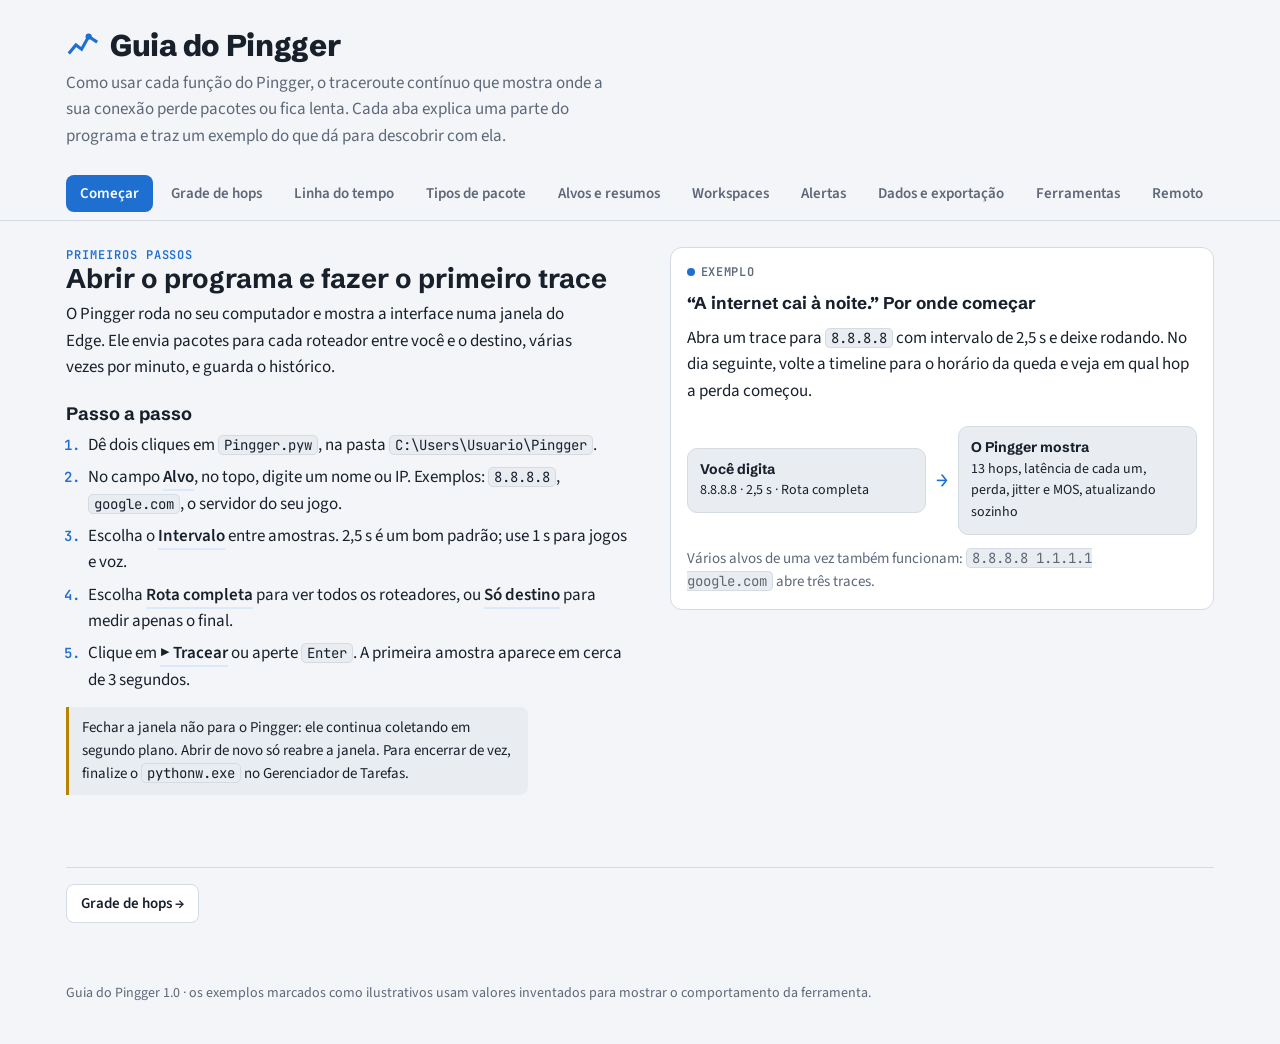
<file: docs/Guia-do-Pingger.html>
<!doctype html>
<html lang="pt-BR">
<head>
<meta charset="utf-8">
<meta name="viewport" content="width=device-width, initial-scale=1, viewport-fit=cover">
<title>Guia do Pingger</title>
<meta name="claude:viewport-fit-sides" content="cover">
<link rel="preconnect" href="https://fonts.googleapis.com">
<link rel="stylesheet" href="https://fonts.googleapis.com/css2?family=Schibsted+Grotesk:wght@500;700;800&family=Source+Sans+3:ital,wght@0,400;0,600;1,400&family=JetBrains+Mono:wght@400;600&display=swap">
<style>
/* Layout: cabeçalho compacto + barra de abas rolável; cada aba é um painel em duas colunas (explicação | exemplo). */
:root {
  --bg: #f3f5f8; --surface: #ffffff; --sunken: #e9edf2; --fg: #18202b; --muted: #5d6878; --line: #d5dbe3;
  --accent: #1f6fd1; --accent-soft: #dce9fa; --on-accent: #ffffff;
  --good: #1e9a52; --warn: #b88400; --bad: #cf3434; --route: #7d47c9;
  --font-display: "Schibsted Grotesk", "Segoe UI", system-ui, sans-serif;
  --font-body: "Source Sans 3", "Segoe UI", system-ui, sans-serif;
  --font-mono: "JetBrains Mono", Consolas, "Courier New", monospace;
  color-scheme: light;
}
@media (prefers-color-scheme: dark) {
  :root:not([data-theme="light"]) {
    --bg: #12161c; --surface: #1a2029; --sunken: #232a35; --fg: #e4e9f0; --muted: #96a1b2; --line: #2f3845;
    --accent: #5ea2f2; --accent-soft: #1f3550; --on-accent: #0d1420;
    --good: #43c47b; --warn: #e6b73c; --bad: #f06464; --route: #b48af0; color-scheme: dark;
  }
}
:root[data-theme="dark"] {
  --bg: #12161c; --surface: #1a2029; --sunken: #232a35; --fg: #e4e9f0; --muted: #96a1b2; --line: #2f3845;
  --accent: #5ea2f2; --accent-soft: #1f3550; --on-accent: #0d1420;
  --good: #43c47b; --warn: #e6b73c; --bad: #f06464; --route: #b48af0; color-scheme: dark;
}
* { box-sizing: border-box; } [hidden] { display: none !important; }
body { background: var(--bg); color: var(--fg); font: 17px/1.55 var(--font-body); margin: 0; }
.wrap { max-width: 1180px; margin: 0 auto; padding-left: max(16px, env(safe-area-inset-left, 0px)); padding-right: max(16px, env(safe-area-inset-right, 0px)); }
header.top { padding-block: 28px 18px; }
.brand { display: flex; align-items: center; gap: 10px; font: 800 30px/1.1 var(--font-display); letter-spacing: -.01em; }
.brand svg { width: 34px; height: 34px; flex: none; }
.lede { color: var(--muted); max-width: 68ch; margin: 8px 0 0; text-wrap: pretty; }

nav.tabs { position: sticky; top: env(safe-area-inset-top, 0px); z-index: 5; background: var(--bg); border-bottom: 1px solid var(--line); }
body::before { content: ""; position: fixed; inset: 0 0 auto; height: env(safe-area-inset-top, 0px); z-index: 10; background: var(--bg); }
.tablist { display: flex; gap: 4px; overflow-x: auto; scrollbar-width: thin; padding-block: 8px; }
.tablist button { font: 600 15px var(--font-body); color: var(--muted); background: transparent; border: 1px solid transparent; border-radius: 8px; padding: 7px 13px; cursor: pointer; white-space: nowrap; }
.tablist button:hover { color: var(--fg); background: var(--sunken); }
.tablist button[aria-selected="true"] { color: var(--on-accent); background: var(--accent); }
.tablist button:focus-visible, button:focus-visible, input:focus-visible { outline: 2px solid var(--accent); outline-offset: 2px; }

main { padding-block: 26px 60px; }
section.panel { display: grid; grid-template-columns: minmax(0, 1.05fr) minmax(0, 1fr); gap: 32px; align-items: start; }
section.panel > * { min-width: 0; }
h2 { font: 700 27px/1.2 var(--font-display); margin: 0 0 6px; text-wrap: balance; }
h3 { font: 700 18px/1.3 var(--font-display); margin: 22px 0 6px; }
.eyebrow { font: 600 12px var(--font-mono); text-transform: uppercase; letter-spacing: .08em; color: var(--accent); }
p { margin: 0 0 10px; max-width: 66ch; }
ol.steps { margin: 0; padding-left: 22px; display: grid; gap: 6px; }
ol.steps li::marker { font: 600 14px var(--font-mono); color: var(--accent); }
ul.plain { margin: 0; padding-left: 20px; display: grid; gap: 4px; }
kbd, code { font: 14px var(--font-mono); background: var(--sunken); border: 1px solid var(--line); border-radius: 5px; padding: 0 5px; }
.ui { font-weight: 600; color: var(--fg); border-bottom: 2px solid var(--accent-soft); }
.note { border-left: 3px solid var(--warn); background: var(--sunken); padding: 9px 13px; border-radius: 0 8px 8px 0; font-size: 15px; margin-top: 14px; }

.example { background: var(--surface); border: 1px solid var(--line); border-radius: 12px; padding: 16px; display: grid; gap: 12px; }
.example .tag { display: inline-flex; align-items: center; gap: 6px; font: 600 12px var(--font-mono); text-transform: uppercase; letter-spacing: .06em; color: var(--muted); }
.example .tag::before { content: ""; width: 8px; height: 8px; border-radius: 50%; background: var(--accent); }
.example h4 { font: 700 17px var(--font-display); margin: 0; }
.scroll { overflow-x: auto; }
table.hops { border-collapse: collapse; width: 100%; font: 13px var(--font-mono); font-variant-numeric: tabular-nums; }
table.hops th { font-weight: 600; color: var(--muted); text-align: right; padding: 4px 7px; border-bottom: 1px solid var(--line); white-space: nowrap; }
table.hops td { text-align: right; padding: 4px 7px; border-bottom: 1px solid var(--line); white-space: nowrap; }
table.hops .l { text-align: left; }
table.hops tbody tr { cursor: pointer; }
table.hops tbody tr:hover td, table.hops tbody tr.sel td { background: var(--accent-soft); }
.lossbad { color: var(--bad); font-weight: 600; }
.lat-good { color: var(--good); } .lat-warn { color: var(--warn); } .lat-bad { color: var(--bad); }
.explain { font-size: 15px; background: var(--sunken); border-radius: 8px; padding: 10px 12px; min-height: 64px; }
canvas.tl { width: 100%; height: 150px; display: block; border-radius: 8px; background: var(--sunken); }
pre.code { margin: 0; font: 12.5px/1.5 var(--font-mono); background: var(--sunken); border-radius: 8px; padding: 10px 12px; overflow-x: auto; white-space: pre; }
.kv { display: grid; grid-template-columns: max-content 1fr; gap: 4px 14px; font-size: 15px; }
.kv dt { color: var(--muted); } .kv dd { margin: 0; }
.chips { display: flex; flex-wrap: wrap; gap: 6px; }
.chip { font: 600 12px var(--font-mono); padding: 3px 9px; border-radius: 99px; border: 1px solid var(--line); background: var(--sunken); }
.chip.on { border-color: var(--bad); color: var(--bad); }
.chip.ok { border-color: var(--good); color: var(--good); }
.flow { display: grid; grid-template-columns: 1fr auto 1fr; gap: 10px; align-items: center; }
.flow .box { border: 1px solid var(--line); border-radius: 10px; padding: 10px 12px; background: var(--sunken); font-size: 14px; }
.flow .box b { display: block; font-family: var(--font-display); }
.flow .arrow { font: 700 20px var(--font-mono); color: var(--accent); }
.calc { display: grid; gap: 10px; }
.calc label { display: grid; grid-template-columns: 120px 1fr 74px; gap: 10px; align-items: center; font-size: 15px; }
.calc output { font: 600 14px var(--font-mono); text-align: right; }
.calc input[type=range] { width: 100%; accent-color: var(--accent); }
.mos { display: flex; align-items: baseline; gap: 12px; flex-wrap: wrap; }
.mos .big { font: 800 44px/1 var(--font-display); font-variant-numeric: tabular-nums; }
.mos .verdict { font-weight: 600; }
.bar { height: 10px; border-radius: 99px; background: linear-gradient(90deg, var(--bad), var(--warn) 50%, var(--good)); position: relative; }
.bar i { position: absolute; top: -4px; width: 4px; height: 18px; border-radius: 2px; background: var(--fg); transform: translateX(-2px); transition: left .2s; }
.scale-labels { position: relative; height: 16px; margin-top: 4px; font: 11px var(--font-mono); color: var(--muted); }
.scale-labels span { position: absolute; transform: translateX(-50%); }
.scale-labels span:first-child { transform: none; } .scale-labels span:last-child { transform: translateX(-100%); }
.pager { display: flex; justify-content: space-between; gap: 12px; margin-top: 30px; padding-top: 16px; border-top: 1px solid var(--line); grid-column: 1 / -1; }
.pager button { font: 600 15px var(--font-body); background: var(--surface); color: var(--fg); border: 1px solid var(--line); border-radius: 8px; padding: 8px 14px; cursor: pointer; }
.pager button:hover { border-color: var(--accent); }
.pager button[hidden] { display: none !important; }
footer { color: var(--muted); font-size: 14px; padding-block: 0 40px; }

@media (max-width: 860px) {
  section.panel { grid-template-columns: 1fr; gap: 20px; }
  .calc label { grid-template-columns: 1fr 64px; }
  .calc label span:first-child { grid-column: 1 / -1; }
  .flow { grid-template-columns: 1fr; } .flow .arrow { transform: rotate(90deg); justify-self: center; }
}
@media (prefers-reduced-motion: reduce) { .bar i { transition: none; } }
</style>

<header class="top">
  <div class="wrap">
    <div class="brand">
      <svg viewBox="0 0 24 24" fill="none" stroke-width="2.2" aria-hidden="true"><path d="M2 18 L7 12 L11 15 L16 6 L22 10" stroke="var(--accent)"/><circle cx="16" cy="6" r="2.2" fill="var(--accent)" stroke="none"/></svg>
      Guia do Pingger
    </div>
    <p class="lede">Como usar cada função do Pingger, o traceroute contínuo que mostra onde a sua conexão perde pacotes ou fica lenta. Cada aba explica uma parte do programa e traz um exemplo do que dá para descobrir com ela.</p>
  </div>
</header>

<nav class="tabs" aria-label="Seções do guia">
  <div class="wrap"><div class="tablist" role="tablist" id="tablist"></div></div>
</nav>

<main class="wrap" id="panels">

<!-- ================================================================ COMEÇAR -->
<section class="panel" id="comecar" data-label="Começar" role="tabpanel">
  <div>
    <div class="eyebrow">Primeiros passos</div>
    <h2>Abrir o programa e fazer o primeiro trace</h2>
    <p>O Pingger roda no seu computador e mostra a interface numa janela do Edge. Ele envia pacotes para cada roteador entre você e o destino, várias vezes por minuto, e guarda o histórico.</p>
    <h3>Passo a passo</h3>
    <ol class="steps">
      <li>Dê dois cliques em <code>Pingger.pyw</code>, na pasta <code>C:\Users\Usuario\Pingger</code>.</li>
      <li>No campo <span class="ui">Alvo</span>, no topo, digite um nome ou IP. Exemplos: <code>8.8.8.8</code>, <code>google.com</code>, o servidor do seu jogo.</li>
      <li>Escolha o <span class="ui">Intervalo</span> entre amostras. 2,5 s é um bom padrão; use 1 s para jogos e voz.</li>
      <li>Escolha <span class="ui">Rota completa</span> para ver todos os roteadores, ou <span class="ui">Só destino</span> para medir apenas o final.</li>
      <li>Clique em <span class="ui">▶ Tracear</span> ou aperte <kbd>Enter</kbd>. A primeira amostra aparece em cerca de 3 segundos.</li>
    </ol>
    <p class="note">Fechar a janela não para o Pingger: ele continua coletando em segundo plano. Abrir de novo só reabre a janela. Para encerrar de vez, finalize o <code>pythonw.exe</code> no Gerenciador de Tarefas.</p>
  </div>
  <div class="example">
    <span class="tag">Exemplo</span>
    <h4>“A internet cai à noite.” Por onde começar</h4>
    <p>Abra um trace para <code>8.8.8.8</code> com intervalo de 2,5 s e deixe rodando. No dia seguinte, volte a timeline para o horário da queda e veja em qual hop a perda começou.</p>
    <div class="flow">
      <div class="box"><b>Você digita</b>8.8.8.8 · 2,5 s · Rota completa</div>
      <div class="arrow">→</div>
      <div class="box"><b>O Pingger mostra</b>13 hops, latência de cada um, perda, jitter e MOS, atualizando sozinho</div>
    </div>
    <p style="margin:0;font-size:15px;color:var(--muted)">Vários alvos de uma vez também funcionam: <code>8.8.8.8 1.1.1.1 google.com</code> abre três traces.</p>
  </div>
</section>

<!-- ================================================================ GRADE -->
<section class="panel" id="grade" data-label="Grade de hops" role="tabpanel" hidden>
  <div>
    <div class="eyebrow">Tela principal</div>
    <h2>Ler a grade de hops</h2>
    <p>Cada linha é um roteador no caminho até o destino, na ordem em que o pacote passa por eles. A última linha é o destino.</p>
    <dl class="kv">
      <dt>Hop</dt><dd>Posição do roteador no caminho (1 = o seu roteador)</dd>
      <dt>Cont.</dt><dd>Quantas amostras entram na estatística</dd>
      <dt>IP / Nome</dt><dd>Endereço e nome (DNS reverso) do roteador</dd>
      <dt>Média, Mín, Atual, Máx</dt><dd>Tempo de ida e volta, em milissegundos</dd>
      <dt>Perda %</dt><dd>Amostras sem resposta. Fica vermelho acima de zero</dd>
      <dt>Jitter</dt><dd>Quanto a latência varia de uma amostra para a outra</dd>
      <dt>MOS</dt><dd>Nota de qualidade para voz, de 1 a 4,5</dd>
    </dl>
    <h3>O gráfico à direita</h3>
    <ul class="plain">
      <li>A <b>bolinha</b> é a média, colorida por faixa: verde, amarela a partir de 100 ms, vermelha a partir de 200 ms.</li>
      <li>A <b>barra cinza</b> vai do mínimo ao máximo. O <b>tracinho</b> é o valor atual.</li>
      <li>A <b>linha vermelha</b> embaixo do hop mostra a perda.</li>
    </ul>
    <h3>Ações na grade</h3>
    <ul class="plain">
      <li><b>Clique</b> numa linha para fixar a timeline daquele hop.</li>
      <li><b>Botão direito</b> abre o menu do hop: copiar IP ou nome, whois, DNS, tracear só esse hop, abrir um alvo novo com esse IP e criar um alerta para ele.</li>
      <li><span class="ui">Escala</span> fixa o eixo em ms quando uma linha ruim deixa o gráfico ilegível.</li>
    </ul>
  </div>
  <div class="example">
    <span class="tag">Exemplo · clique nas linhas</span>
    <h4>Trace real até 8.8.8.8 (recorte)</h4>
    <div class="scroll">
      <table class="hops" id="demoHops">
        <thead><tr><th>Hop</th><th class="l">IP</th><th>Média</th><th>Máx</th><th>Perda %</th><th>Jitter</th><th>MOS</th></tr></thead>
        <tbody></tbody>
      </table>
    </div>
    <div class="explain" id="hopExplain" aria-live="polite">Clique numa linha para ver como interpretá-la.</div>
  </div>
</section>

<!-- ================================================================ TIMELINE -->
<section class="panel" id="timeline" data-label="Linha do tempo" role="tabpanel" hidden>
  <div>
    <div class="eyebrow">Histórico</div>
    <h2>Navegar no tempo e focar um período</h2>
    <p>Abaixo da grade fica a linha do tempo do destino. Cada barra vertical é um trecho de tempo: a altura é a latência média e a faixa clara atrás vai do mínimo ao máximo. Perda aparece como barra vermelha descendo do topo.</p>
    <h3>Controles</h3>
    <ul class="plain">
      <li><span class="ui">Período</span>: de 1 minuto a 7 dias visíveis na tela.</li>
      <li><span class="ui">◀ ▶</span> voltam e avançam meio período. <span class="ui">Agora</span> volta para o ao vivo.</li>
      <li><b>Roda do mouse</b> sobre o gráfico muda o período. <kbd>Shift</kbd> + roda anda no tempo.</li>
      <li><b>Arraste</b> sobre o gráfico para focar um trecho: a grade passa a mostrar só as estatísticas desse trecho. <b>Duplo-clique</b> desfaz o foco.</li>
      <li><span class="ui">Jitter</span> liga um gráfico extra de variação, com uma linha-alvo tracejada.</li>
      <li><span class="ui">Mudanças de rota</span> marca com linha roxa tracejada os momentos em que a rota mudou.</li>
    </ul>
    <p class="note">O selo ao lado dos controles diz o que a grade está mostrando: <b>Ao vivo</b>, <b>Foco</b> (trecho selecionado) ou <b>Histórico</b> (você voltou no tempo).</p>
  </div>
  <div class="example">
    <span class="tag">Exemplo · arraste sobre o gráfico</span>
    <h4>Pico de perda às 21h, com mudança de rota</h4>
    <canvas class="tl" id="demoTl" aria-label="Linha do tempo de exemplo com pico de perda e uma mudança de rota"></canvas>
    <div class="explain" id="tlExplain" aria-live="polite">Dados de exemplo. Arraste sobre o gráfico para focar um trecho e ver as estatísticas dele.</div>
  </div>
</section>

<!-- ================================================================ PACOTES -->
<section class="panel" id="pacotes" data-label="Tipos de pacote" role="tabpanel" hidden>
  <div>
    <div class="eyebrow">Opções do alvo</div>
    <h2>ICMP, TCP, UDP ou agente remoto</h2>
    <p>Em cada alvo, <span class="ui">⚙ Opções do alvo</span> define como as sondas são enviadas.</p>
    <dl class="kv">
      <dt>ICMP</dt><dd>O padrão. Mede todos os hops e não precisa de administrador.</dd>
      <dt>TCP</dt><dd>Abre conexão numa porta (ex.: 443) e mede o handshake. Útil quando o destino bloqueia ping. Por enquanto mede só o destino.</dd>
      <dt>UDP</dt><dd>Envia um datagrama para uma porta e conta a resposta. Também mede só o destino.</dd>
      <dt>Agente remoto</dt><dd>Outro computador com Pingger faz as sondas e devolve os resultados. Veja a aba “Remoto”.</dd>
    </dl>
    <h3>Outras opções</h3>
    <ul class="plain">
      <li><b>O que tracear</b>: rota completa, só o destino ou um hop específico.</li>
      <li><b>Tamanho do pacote</b> e <b>Não fragmentar (DF)</b>: pacotes grandes com DF ligado revelam problemas de MTU.</li>
      <li><b>TOS/DSCP</b>: marca os pacotes como voz (184 = EF) para testar se a rede prioriza esse tráfego.</li>
      <li><b>Timeout</b>, <b>Máx. de hops</b>, <b>versão do IP</b> (IPv4/IPv6) e <b>DNS reverso</b>.</li>
      <li><b>Salvar dados</b>: desligado, a sessão fica só na memória.</li>
    </ul>
  </div>
  <div class="example">
    <span class="tag">Exemplo</span>
    <h4>O site abre, mas o ping dá 100% de perda</h4>
    <p>Alguns servidores bloqueiam ICMP. Troque o tipo para TCP na porta 443 e meça o tempo real de conexão.</p>
    <div class="flow">
      <div class="box"><b>ICMP</b>Destino: <span class="lossbad">100% de perda</span><br>Parece fora do ar</div>
      <div class="arrow">→</div>
      <div class="box"><b>TCP :443</b>Destino: <span class="lat-good">28 ms, 0% de perda</span><br>O servidor está bem</div>
    </div>
    <p style="margin:0;font-size:15px">Também há o preset pronto <span class="ui">TCP 443 (firewall bloqueia ICMP)</span> no seletor ao lado do campo de alvo.</p>
  </div>
</section>

<!-- ================================================================ RESUMOS -->
<section class="panel" id="resumos" data-label="Alvos e resumos" role="tabpanel" hidden>
  <div>
    <div class="eyebrow">Vários destinos</div>
    <h2>Acompanhar vários alvos lado a lado</h2>
    <p>Cada alvo aparece na barra lateral com uma bolinha de estado e a última latência. Bolinha vazia significa pausado.</p>
    <h3>Resumos</h3>
    <ol class="steps">
      <li>Clique no <span class="ui">+</span> ao lado de <b>Resumos</b>, na barra lateral, e dê um nome.</li>
      <li>Em <span class="ui">Membros…</span>, marque quais alvos entram no painel.</li>
      <li>O resumo mostra o destino de cada alvo: média, mínimo, máximo, perda, jitter, MOS e uma mini linha do tempo. Clique numa linha para abrir o alvo.</li>
    </ol>
    <p>Alertas também podem adicionar ou remover um alvo de um resumo automaticamente. Assim, um resumo chamado “Problemas” lista só quem está com falha.</p>
    <h3>Pausar e fechar</h3>
    <p><span class="ui">⏸ Pausar</span> para a coleta sem perder dados. <span class="ui">Fechar</span> pergunta se você quer manter os dados no banco ou descartar.</p>
  </div>
  <div class="example">
    <span class="tag">Exemplo</span>
    <h4>Resumo “Serviços da empresa”</h4>
    <div class="scroll">
      <table class="hops">
        <thead><tr><th class="l">Alvo</th><th>Média</th><th>Perda %</th><th>MOS</th></tr></thead>
        <tbody>
          <tr><td class="l">8.8.8.8 (DNS Google)</td><td class="lat-good">29,4</td><td>0,0</td><td>4,39</td></tr>
          <tr><td class="l">1.1.1.1 (DNS Cloudflare)</td><td class="lat-good">28,8</td><td class="lossbad">1,9</td><td>4,27</td></tr>
          <tr><td class="l">vpn.empresa.com.br</td><td class="lat-warn">134,0</td><td>0,0</td><td>4,05</td></tr>
          <tr><td class="l">pabx.empresa.com.br</td><td class="lat-bad">241,7</td><td class="lossbad">6,3</td><td>2,81</td></tr>
        </tbody>
      </table>
    </div>
    <p style="margin:0;font-size:15px">Num relance: o DNS está bem, a VPN está lenta e o PABX ruim para ligações (MOS abaixo de 3,5). Valores ilustrativos.</p>
  </div>
</section>

<!-- ================================================================ WORKSPACES -->
<section class="panel" id="workspaces" data-label="Workspaces" role="tabpanel" hidden>
  <div>
    <div class="eyebrow">Organização</div>
    <h2>Guardar conjuntos de alvos</h2>
    <p>Um workspace é um conjunto nomeado de alvos e resumos. Use um para casa, outro para o escritório, outro para um cliente.</p>
    <ul class="plain">
      <li><span class="ui">+ Novo workspace…</span> salva o atual e começa um vazio.</li>
      <li><span class="ui">Salvar como…</span> grava o conjunto atual com outro nome.</li>
      <li>Escolher um nome na lista salva o workspace atual e abre o escolhido, retomando os traces que estavam ativos.</li>
      <li><span class="ui">Gerenciar…</span> lista os workspaces e permite excluir.</li>
    </ul>
    <h3>Configurações nomeadas (presets)</h3>
    <p>O seletor ao lado do campo de alvo aplica um conjunto de opções ao criar o trace. Vêm três prontos, e você pode criar os seus em <b>Configurações → Configurações nomeadas</b>.</p>
  </div>
  <div class="example">
    <span class="tag">Exemplo</span>
    <h4>Preset para monitorar o servidor do jogo</h4>
    <pre class="code">{
  "Jogo (1s, rota completa)": {
    "interval": 1,
    "mode": "full",
    "packet_size": 64
  },
  "VoIP marcado como voz": {
    "interval": 1,
    "tos": 184
  }
}</pre>
    <p style="margin:0;font-size:15px">Depois de salvar, escolha <b>Jogo (1s, rota completa)</b> no seletor e trace o IP do servidor.</p>
  </div>
</section>

<!-- ================================================================ ALERTAS -->
<section class="panel" id="alertas" data-label="Alertas" role="tabpanel" hidden>
  <div>
    <div class="eyebrow">Monitoramento</div>
    <h2>Ser avisado quando a conexão piorar</h2>
    <p>Um alerta tem uma <b>condição</b> (o que observar), <b>ações</b> (o que fazer) e os <b>alvos</b> em que ele vale. Abra em <span class="ui">🔔 Alertas → + Novo alerta</span>.</p>
    <h3>Condições</h3>
    <ul class="plain">
      <li>Latência acima de X ms ou perda em N de M amostras</li>
      <li>Perda média, latência média ou jitter acima de um valor numa janela de tempo</li>
      <li>MOS médio abaixo de um valor</li>
      <li>Destino sem resposta por N amostras seguidas</li>
      <li>Mudança de rota</li>
    </ul>
    <p>O campo <b>Hop observado</b> aceita <code>final</code> (o destino) ou o número de um hop.</p>
    <h3>Ações</h3>
    <div class="chips">
      <span class="chip">Som</span><span class="chip">Notificação</span><span class="chip">E-mail</span><span class="chip">Arquivo de log</span>
      <span class="chip">Executar programa</span><span class="chip">Webhook REST</span><span class="chip">Salvar .pgr</span>
      <span class="chip">Adicionar ao resumo</span><span class="chip">Remover do resumo</span><span class="chip">Mudar modo do trace</span>
    </div>
    <p style="margin-top:10px">Os textos aceitam variáveis: <code>$host $ip $alertname $state $reason $time $latency $loss $jitter $mos $route</code>.</p>
    <h3>Quando avisar</h3>
    <p>Quando a condição começa, termina, ambos ou enquanto durar, com repetição opcional a cada X segundos. <span class="ui">Testar</span> dispara as ações na hora. Com um alerta ativo, o ícone da janela fica vermelho.</p>
    <p class="note">“Executar programa” vem desligado por segurança. Ative em Configurações → Segurança. E-mail precisa do SMTP configurado.</p>
  </div>
  <div class="example">
    <span class="tag">Exemplo · simule</span>
    <h4>“Me avise se o PABX ficar ruim para ligações”</h4>
    <dl class="kv">
      <dt>Condição</dt><dd>Latência acima de <b>150 ms</b> ou perda em <b>5 de 10</b> amostras</dd>
      <dt>Hop</dt><dd><code>final</code></dd>
      <dt>Ações</dt><dd>Notificação + e-mail + adicionar ao resumo “Problemas”</dd>
      <dt>Quando</dt><dd>Começa e termina</dd>
    </dl>
    <div>
      <div style="font-size:14px;color:var(--muted);margin-bottom:6px">Últimas 10 amostras (clique para alternar entre ok e ruim):</div>
      <div class="chips" id="alertSamples"></div>
    </div>
    <div class="explain" id="alertExplain" aria-live="polite"></div>
    <pre class="code" id="alertMail"></pre>
  </div>
</section>

<!-- ================================================================ DADOS -->
<section class="panel" id="dados" data-label="Dados e exportação" role="tabpanel" hidden>
  <div>
    <div class="eyebrow">Arquivos</div>
    <h2>Guardar, exportar e reabrir</h2>
    <p>Tudo é gravado num banco SQLite em <code>%LOCALAPPDATA%\Pingger</code>. O histórico fica guardado por 30 dias; o prazo muda em Configurações.</p>
    <h3>Botão “Exportar ▾” de cada alvo</h3>
    <ul class="plain">
      <li><b>CSV longo</b>: uma linha por hop e por amostra. Bom para tabelas dinâmicas.</li>
      <li><b>CSV largo</b>: uma linha por amostra, uma coluna por hop. Bom para gráficos no Excel.</li>
      <li><b>Sessão .pgr</b>: o trace inteiro num arquivo, para mandar a outra pessoa abrir no Pingger dela.</li>
      <li><b>Copiar estatísticas como texto</b>, <b>Copiar como imagem</b> e <b>Salvar imagem (PNG)</b>, prontos para colar num chamado.</li>
      <li><b>Zerar dados</b> apaga as amostras daquele alvo.</li>
    </ul>
    <p>Se houver um foco selecionado na timeline, a exportação usa só aquele trecho.</p>
    <h3>Menu “Arquivo ▾”</h3>
    <ul class="plain">
      <li>Importar sessão (.pgr), importar e exportar lista de alvos (um por linha).</li>
      <li><b>Sessões salvas</b>: abre o histórico de um trace antigo ou retoma a coleta.</li>
    </ul>
    <p>Em Configurações há ainda a <b>exportação automática</b>, que grava CSV ou .pgr numa pasta a cada X minutos.</p>
  </div>
  <div class="example">
    <span class="tag">Exemplo</span>
    <h4>CSV largo aberto no Excel</h4>
    <pre class="code">timestamp,datetime,hop1 172.16.2.254,hop2 192.168.20.1,…,hop13 8.8.8.8
1792150647.715,2026-10-16 08:37:27,3.0,3.0,…,28.6
1792150650.215,2026-10-16 08:37:30,2.0,4.0,…,30.1
1792150652.715,2026-10-16 08:37:32,3.0,*,…,29.0</pre>
    <p style="margin:0;font-size:15px">O asterisco (<code>*</code>) marca uma amostra perdida. Para reclamar com a operadora, foque o horário do problema, use <b>Salvar imagem</b> e anexe o PNG junto com o CSV.</p>
  </div>
</section>

<!-- ================================================================ FERRAMENTAS -->
<section class="panel" id="ferramentas" data-label="Ferramentas" role="tabpanel" hidden>
  <div>
    <div class="eyebrow">Investigação</div>
    <h2>Descobrir de quem é cada roteador</h2>
    <ul class="plain">
      <li><b>Whois / bloco IP</b>: consulta o registro público (RDAP) e mostra o nome da rede, a faixa de IPs, o país e os contatos, inclusive o de abuso.</li>
      <li><b>Consulta DNS</b>: lista os endereços de um nome e o nome reverso de um IP.</li>
    </ul>
    <p>Abra pelo menu <span class="ui">Ferramentas ▾</span> ou clicando com o botão direito num hop da grade.</p>
    <h3>Tema</h3>
    <p>Em <span class="ui">Ferramentas ▾</span> você escolhe tema claro, escuro ou o do sistema.</p>
  </div>
  <div class="example">
    <span class="tag">Exemplo</span>
    <h4>Whois do hop 10 (142.250.166.20)</h4>
    <dl class="kv">
      <dt>Rede</dt><dd>GOOGLE</dd>
      <dt>Faixa</dt><dd>142.250.0.0 – 142.251.255.255</dd>
      <dt>Tipo</dt><dd>DIRECT ALLOCATION</dd>
      <dt>Fonte</dt><dd>whois.arin.net</dd>
    </dl>
    <p style="margin:0;font-size:15px">Conclusão: a partir do hop 10 o tráfego já está na rede do Google. Se a perda começa antes dele, o problema está no seu provedor ou na interconexão. Dados ilustrativos.</p>
  </div>
</section>

<!-- ================================================================ REMOTO -->
<section class="panel" id="remoto" data-label="Remoto" role="tabpanel" hidden>
  <div>
    <div class="eyebrow">Outras máquinas</div>
    <h2>Painel pela rede e agente remoto</h2>
    <h3>Ver o painel de outro computador</h3>
    <ol class="steps">
      <li>Em Configurações → <b>Servidor web</b>, mude <span class="ui">Escutar em</span> para “Toda a rede” e defina uma senha.</li>
      <li>Reinicie o Pingger.</li>
      <li>No outro computador ou no celular, abra <code>http://IP-DO-PC:7465</code> e entre com a senha.</li>
    </ol>
    <h3>Agente remoto</h3>
    <p>Faz o trace <b>a partir de outra máquina</b>, mas com os gráficos no seu Pingger.</p>
    <ol class="steps">
      <li>Na máquina que vai sondar: ative <b>Agente remoto</b>, defina uma chave e libere a rede (passo acima).</li>
      <li>No seu Pingger: crie o alvo, abra <span class="ui">⚙ Opções do alvo</span>, escolha <b>Via agente remoto</b> e preencha a URL e a chave do agente.</li>
    </ol>
    <p class="note">Sem senha, o painel recusa qualquer acesso que não venha do próprio computador. O agente recusa pedidos com chave errada.</p>
  </div>
  <div class="example">
    <span class="tag">Exemplo</span>
    <h4>O problema é na sua casa ou no servidor?</h4>
    <div class="flow">
      <div class="box"><b>Seu PC (casa)</b>Trace até o servidor: <span class="lossbad">8% de perda</span></div>
      <div class="arrow">vs</div>
      <div class="box"><b>Agente no escritório</b>Mesmo servidor: <span class="lat-good">0% de perda</span></div>
    </div>
    <p style="margin:0;font-size:15px">Se só a sua casa perde pacotes, o servidor está bem e o problema é a sua conexão. Valores ilustrativos.</p>
  </div>
</section>

<!-- ================================================================ CONFIGURAÇÕES -->
<section class="panel" id="configuracoes" data-label="Configurações" role="tabpanel" hidden>
  <div>
    <div class="eyebrow">Ajustes</div>
    <h2>O que cada grupo de Configurações faz</h2>
    <dl class="kv">
      <dt>Exibição</dt><dd>Tema, faixas de cor (amarelo e vermelho), escala dos gráficos e da perda, linha-alvo do jitter, período padrão e quantas amostras entram nas estatísticas</dd>
      <dt>Padrões</dt><dd>Opções usadas em todo alvo novo: intervalo, tipo de pacote, porta, tamanho, timeout, máx. de hops, DNS, salvar dados</dd>
      <dt>Presets</dt><dd>As configurações nomeadas, em JSON</dd>
      <dt>Dados</dt><dd>Dias de histórico e de quanto em quanto tempo gravar no banco</dd>
      <dt>Exportação automática</dt><dd>Ativar, intervalo, formato e pasta</dd>
      <dt>E-mail</dt><dd>Servidor SMTP, porta, segurança, usuário, senha, remetente e destinatário dos alertas</dd>
      <dt>Servidor web</dt><dd>Porta, acesso pela rede e senha</dd>
      <dt>Agente remoto</dt><dd>Permitir sondagens a partir desta máquina e a chave</dd>
      <dt>Segurança</dt><dd>Liberar a ação “Executar programa” dos alertas</dd>
    </dl>
    <p class="note">Mudar a porta ou o “Escutar em” só vale depois de reiniciar o Pingger.</p>
  </div>
  <div class="example">
    <span class="tag">Exemplo</span>
    <h4>E-mail de alerta pelo Gmail</h4>
    <dl class="kv">
      <dt>Servidor</dt><dd><code>smtp.gmail.com</code></dd>
      <dt>Porta</dt><dd><code>587</code></dd>
      <dt>Segurança</dt><dd>STARTTLS</dd>
      <dt>Usuário</dt><dd>seu endereço do Gmail</dd>
      <dt>Senha</dt><dd>uma <b>senha de app</b> criada na sua conta Google, não a senha normal</dd>
    </dl>
    <p style="margin:0;font-size:15px">Depois de salvar, crie um alerta com a ação E-mail e clique em <span class="ui">Testar</span>.</p>
  </div>
</section>

<!-- ================================================================ LINHA DE COMANDO -->
<section class="panel" id="cli" data-label="Linha de comando" role="tabpanel" hidden>
  <div>
    <div class="eyebrow">Terminal</div>
    <h2>Iniciar pelo terminal</h2>
    <p>Na pasta <code>C:\Users\Usuario\Pingger</code>:</p>
    <dl class="kv">
      <dt><code>--trace A B</code></dt><dd>Começa a tracear os alvos A e B</dd>
      <dt><code>--port N</code></dt><dd>Usa outra porta (padrão 7465)</dd>
      <dt><code>--bind 0.0.0.0</code></dt><dd>Aceita conexões da rede</dd>
      <dt><code>--data PASTA</code></dt><dd>Guarda o banco em outra pasta</dd>
      <dt><code>--no-browser</code></dt><dd>Não abre a janela. Bom para usar como agente ou servidor</dd>
    </dl>
    <p>Rodar pelo terminal também mostra mensagens de erro que o <code>.pyw</code> esconde.</p>
  </div>
  <div class="example">
    <span class="tag">Exemplo</span>
    <h4>Agente silencioso num PC do escritório</h4>
    <pre class="code">cd C:\Users\Usuario\Pingger
python -m pingger --no-browser --bind 0.0.0.0</pre>
    <h4>Abrir já monitorando três destinos</h4>
    <pre class="code">python -m pingger --trace 8.8.8.8 1.1.1.1 google.com</pre>
  </div>
</section>

<!-- ================================================================ GLOSSÁRIO -->
<section class="panel" id="glossario" data-label="Latência, jitter e MOS" role="tabpanel" hidden>
  <div>
    <div class="eyebrow">Conceitos</div>
    <h2>O que os números significam</h2>
    <dl class="kv">
      <dt>Latência</dt><dd>Tempo de ida e volta de um pacote, em ms. Até uns 50 ms é ótimo para jogos; até 150 ms ainda é aceitável para voz.</dd>
      <dt>Perda</dt><dd>Pacotes que não voltaram. Acima de 1% já atrapalha chamadas e jogos.</dd>
      <dt>Jitter</dt><dd>Variação da latência entre amostras seguidas. Jitter alto picota voz e vídeo, mesmo com média baixa.</dd>
      <dt>MOS</dt><dd>Nota de 1 a 4,5 que junta latência, jitter e perda numa estimativa de qualidade de voz (modelo E simplificado, ITU-T G.107).</dd>
    </dl>
    <h3>Perda num hop do meio, mas não no destino</h3>
    <p>Muitos roteadores dão baixa prioridade para responder sondas e “perdem” pacotes sem afetar o tráfego que passa por eles. Só se preocupe se a perda <b>continua até o destino</b>. No trace de exemplo, o hop 8 mostra 22% de perda e o destino 0%: esse roteador está bem.</p>
    <h3>Hops com asterisco</h3>
    <p>Roteadores que nunca respondem aparecem como <code>*</code> com 100% de perda. É normal se os hops seguintes respondem.</p>
  </div>
  <div class="example">
    <span class="tag">Experimente</span>
    <h4>Calculadora de MOS</h4>
    <div class="calc">
      <label><span>Latência média</span><input type="range" id="mLat" min="0" max="400" value="30"><output id="oLat">30 ms</output></label>
      <label><span>Jitter</span><input type="range" id="mJit" min="0" max="100" value="3"><output id="oJit">3 ms</output></label>
      <label><span>Perda</span><input type="range" id="mLoss" min="0" max="20" step="0.5" value="0"><output id="oLoss">0 %</output></label>
    </div>
    <div class="mos"><span class="big" id="mosVal">4,39</span><span class="verdict" id="mosVerdict"></span></div>
    <div><div class="bar"><i id="mosMark"></i></div><div class="scale-labels"><span style="left:0">1,0</span><span style="left:42.86%">2,5</span><span style="left:71.43%">3,5</span><span style="left:100%">4,5</span></div></div>
    <p style="margin:0;font-size:15px;color:var(--muted)">É a mesma fórmula da coluna MOS do Pingger.</p>
  </div>
</section>

</main>
<footer class="wrap">Guia do Pingger 1.0 · os exemplos marcados como ilustrativos usam valores inventados para mostrar o comportamento da ferramenta.</footer>

<script>
(function () {
  // ---------------- abas
  var panels = Array.prototype.slice.call(document.querySelectorAll('section.panel'));
  var list = document.getElementById('tablist');
  panels.forEach(function (p, i) {
    var b = document.createElement('button');
    b.type = 'button'; b.role = 'tab'; b.id = 'tab-' + p.id; b.textContent = p.dataset.label;
    b.setAttribute('aria-controls', p.id); b.setAttribute('aria-selected', 'false');
    b.addEventListener('click', function () { show(p.id, true); });
    list.appendChild(b);
    p.setAttribute('aria-labelledby', b.id);
    var pager = document.createElement('div'); pager.className = 'pager';
    var prev = panels[i - 1], next = panels[i + 1];
    var pb = document.createElement('button'); pb.type = 'button';
    pb.textContent = prev ? '← ' + prev.dataset.label : ''; pb.hidden = !prev;
    if (prev) pb.addEventListener('click', function () { show(prev.id, true); });
    var nb = document.createElement('button'); nb.type = 'button';
    nb.textContent = next ? next.dataset.label + ' →' : ''; nb.hidden = !next;
    if (next) nb.addEventListener('click', function () { show(next.id, true); });
    pager.appendChild(pb); pager.appendChild(nb); p.appendChild(pager);
  });
  list.addEventListener('keydown', function (e) {
    if (e.key !== 'ArrowRight' && e.key !== 'ArrowLeft') return;
    var i = panels.findIndex(function (p) { return !p.hidden; });
    var n = (i + (e.key === 'ArrowRight' ? 1 : -1) + panels.length) % panels.length;
    show(panels[n].id, true); document.getElementById('tab-' + panels[n].id).focus();
  });
  function show(id, remember) {
    panels.forEach(function (p) {
      var on = p.id === id; p.hidden = !on;
      var b = document.getElementById('tab-' + p.id);
      b.setAttribute('aria-selected', on ? 'true' : 'false'); b.tabIndex = on ? 0 : -1;
      if (on) b.scrollIntoView({ block: 'nearest', inline: 'nearest' });
    });
    if (remember) { var nav = document.querySelector('nav.tabs'); if (nav.getBoundingClientRect().top <= 1) window.scrollTo(0, document.getElementById('panels').offsetTop - nav.offsetHeight); }
    if (remember) { try { localStorage.setItem('pinggerGuideTab', id); } catch (e) {} try { history.replaceState(null, '', '#' + id); } catch (e) {} }
    if (id === 'timeline' && cv) drawTl();
  }
  var start = (location.hash || '').slice(1);
  if (!document.getElementById(start)) { try { start = localStorage.getItem('pinggerGuideTab') || ''; } catch (e) { start = ''; } }
  show(document.getElementById(start) && document.getElementById(start).classList.contains('panel') ? start : panels[0].id, false);
  try { history.scrollRestoration = 'manual'; } catch (e) {}
  window.scrollTo(0, 0);
  window.addEventListener('load', function () { window.scrollTo(0, 0); });

  function tok(n) { return getComputedStyle(document.documentElement).getPropertyValue(n).trim(); }
  function latClass(v) { return v == null ? '' : v >= 200 ? 'lat-bad' : v >= 100 ? 'lat-warn' : 'lat-good'; }
  function br(v, d) { return v == null ? '-' : Number(v).toFixed(d == null ? 1 : d).replace('.', ','); }

  // ---------------- grade de exemplo (dados reais do trace de teste)
  var hops = [
    [1, '172.16.2.254', 3.6, 7.0, 0, 1.7, 4.40, 'Seu roteador ou o gateway da rede local. Latência baixa e sem perda: a rede dentro de casa está bem.'],
    [2, '192.168.20.1', 4.6, 10.0, 0, 3.7, 4.40, 'Segundo equipamento local (outro roteador ou o modem). Ainda dentro da sua rede.'],
    [3, '201.76.126.41', 4.0, 9.5, 0, 2.7, 4.40, 'Primeiro roteador do provedor de internet. O whois mostraria o nome da operadora.'],
    [5, '*', null, null, 100, null, null, 'Asterisco com 100% de perda: este roteador não responde a sondas. É normal, porque os hops seguintes respondem.'],
    [7, '172.21.0.126', 37.3, 71.5, 0, 18.9, 4.36, 'Salto grande de latência (de ~10 para ~37 ms) e jitter alto. Aqui o tráfego sai da sua cidade. Fique de olho se o destino também variar.'],
    [8, '172.24.0.13', 33.8, 56.9, 22.2, 11.6, 1.87, '22% de perda neste hop, mas o destino tem 0%. O roteador só está ignorando parte das sondas. Não é problema real.'],
    [10, '142.250.166.20', 30.6, 40.7, 0, 4.3, 4.38, 'Entrada na rede do Google (confirme com o whois). A latência volta a ficar estável.'],
    [13, '8.8.8.8', 29.8, 39.0, 0, 4.8, 4.38, 'O destino (dns.google). É a linha que mais importa: 29,8 ms, sem perda e MOS 4,38. Conexão saudável.']
  ];
  var tb = document.querySelector('#demoHops tbody');
  hops.forEach(function (h) {
    var tr = document.createElement('tr'); tr.tabIndex = 0;
    tr.innerHTML = '<td>' + h[0] + '</td><td class="l">' + h[1] + '</td><td class="' + latClass(h[2]) + '">' + br(h[2]) + '</td><td>' + br(h[3]) +
      '</td><td class="' + (h[4] > 0 ? 'lossbad' : '') + '">' + br(h[4]) + '</td><td>' + br(h[5]) + '</td><td>' + br(h[6], 2) + '</td>';
    function pick() {
      tb.querySelectorAll('tr').forEach(function (r) { r.classList.remove('sel'); });
      tr.classList.add('sel');
      document.getElementById('hopExplain').innerHTML = '<b>Hop ' + h[0] + ' · ' + h[1] + '</b><br>' + h[7];
    }
    tr.addEventListener('click', pick);
    tr.addEventListener('keydown', function (e) { if (e.key === 'Enter' || e.key === ' ') { e.preventDefault(); pick(); } });
    tb.appendChild(tr);
  });

  // ---------------- timeline de exemplo
  var N = 240, data = [], seed = 7;
  function rnd() { seed = (seed * 16807) % 2147483647; return seed / 2147483647; }
  for (var i = 0; i < N; i++) {
    var spike = i > 150 && i < 175, after = i >= 168;
    var base = after ? 41 : 29;
    var avg = base + rnd() * 6 + (spike ? 35 + rnd() * 60 : 0);
    data.push({ avg: avg, min: avg - 2 - rnd() * 3, max: avg + 3 + rnd() * (spike ? 80 : 12), loss: spike ? (rnd() < .6 ? 5 + rnd() * 30 : 0) : (rnd() < .03 ? 3 : 0) });
  }
  var routeChange = 168, t0 = 20 * 60, focus = null, cv = document.getElementById('demoTl');
  function hhmm(idx) { var m = t0 + Math.floor(idx / 2); return String(Math.floor(m / 60) % 24).padStart(2, '0') + ':' + String(m % 60).padStart(2, '0'); }
  function drawTl() {
    var dpr = window.devicePixelRatio || 1, w = cv.clientWidth, h = cv.clientHeight;
    if (!w) return;
    cv.width = w * dpr; cv.height = h * dpr;
    var c = cv.getContext('2d'); c.setTransform(dpr, 0, 0, dpr, 0, 0);
    var L = 40, T = 6, B = 18, pw = w - L - 6, ph = h - T - B, scale = 150;
    function Y(v) { return T + ph - Math.min(1, v / scale) * ph; }
    c.fillStyle = tok('--sunken'); c.fillRect(0, 0, w, h);
    c.font = '10px ' + tok('--font-mono'); c.textAlign = 'right'; c.textBaseline = 'middle';
    for (var k = 0; k <= 3; k++) {
      var v = scale * k / 3; c.strokeStyle = tok('--line'); c.beginPath(); c.moveTo(L, Y(v) + .5); c.lineTo(L + pw, Y(v) + .5); c.stroke();
      c.fillStyle = tok('--muted'); c.fillText(Math.round(v) + (k === 3 ? ' ms' : ''), L - 4, Y(v));
    }
    var bw = pw / N;
    data.forEach(function (d, i) {
      var x = L + i * bw, col = d.avg >= 200 ? tok('--bad') : d.avg >= 100 ? tok('--warn') : tok('--good');
      c.globalAlpha = .25; c.fillStyle = col; c.fillRect(x, Y(d.max), Math.max(1, bw), Y(d.min) - Y(d.max)); c.globalAlpha = 1;
      c.fillRect(x, Y(d.avg), Math.max(1, bw), T + ph - Y(d.avg));
      if (d.loss > 0) { c.fillStyle = tok('--bad'); c.fillRect(x, T, Math.max(1, bw), Math.max(3, Math.min(1, d.loss / 30) * ph)); }
    });
    var rx = L + routeChange * bw; c.strokeStyle = tok('--route'); c.setLineDash([3, 3]); c.beginPath(); c.moveTo(rx + .5, T); c.lineTo(rx + .5, T + ph); c.stroke(); c.setLineDash([]);
    c.fillStyle = tok('--muted'); c.textBaseline = 'top';
    [0, 60, 120, 180, 239].forEach(function (i, n, arr) { c.textAlign = n === 0 ? 'left' : n === arr.length - 1 ? 'right' : 'center'; c.fillText(hhmm(i), L + i * bw, T + ph + 4); });
    if (focus) {
      var a = L + focus[0] * bw, b = L + (focus[1] + 1) * bw;
      c.fillStyle = 'rgba(0,0,0,.35)'; c.fillRect(L, T, a - L, ph); c.fillRect(b, T, L + pw - b, ph);
      c.strokeStyle = tok('--warn'); c.strokeRect(a, T, b - a, ph);
    }
    cv._g = { L: L, bw: bw };
  }
  function idxAt(x) { var g = cv._g; return Math.max(0, Math.min(N - 1, Math.floor((x - g.L) / g.bw))); }
  function statFor(a, b) {
    var s = data.slice(a, b + 1), sum = 0, lost = 0, mx = 0;
    s.forEach(function (d) { sum += d.avg; mx = Math.max(mx, d.max); lost += d.loss; });
    return { avg: sum / s.length, max: mx, loss: lost / s.length, n: s.length };
  }
  var dragFrom = null;
  function pos(e) { var r = cv.getBoundingClientRect(); return (e.touches ? e.touches[0].clientX : e.clientX) - r.left; }
  function upd(x) {
    var a = Math.min(dragFrom, idxAt(x)), b = Math.max(dragFrom, idxAt(x)); focus = [a, b]; drawTl();
    var st = statFor(a, b), inSpike = b > 150 && a < 175;
    document.getElementById('tlExplain').innerHTML = '<b>Foco ' + hhmm(a) + ' – ' + hhmm(b + 1) + '</b> · ' + st.n + ' trechos · média ' + br(st.avg) + ' ms · máx ' + br(st.max, 0) + ' ms · perda ' + br(st.loss) + '%<br>' +
      (inSpike ? 'Aqui está o problema: perda (barras vermelhas no topo) e latência alta perto das 21h. A linha roxa mostra que a rota mudou nesse momento. Depois disso a latência se estabiliza num patamar mais alto (~41 ms).'
               : (a >= routeChange ? 'Depois da mudança de rota a conexão está estável, mas uns 12 ms mais lenta que antes. A nova rota é mais longa.' : 'Trecho tranquilo: latência em torno de 30 ms e quase sem perda.'));
  }
  cv.addEventListener('mousedown', function (e) { dragFrom = idxAt(pos(e)); upd(pos(e)); });
  cv.addEventListener('mousemove', function (e) { if (dragFrom != null) upd(pos(e)); });
  window.addEventListener('mouseup', function () { dragFrom = null; });
  cv.addEventListener('touchstart', function (e) { dragFrom = idxAt(pos(e)); upd(pos(e)); }, { passive: true });
  cv.addEventListener('touchmove', function (e) { if (dragFrom != null) upd(pos(e)); }, { passive: true });
  cv.addEventListener('touchend', function () { dragFrom = null; });
  cv.addEventListener('dblclick', function () { focus = null; drawTl(); document.getElementById('tlExplain').textContent = 'Foco removido. Arraste de novo para selecionar um trecho.'; });
  window.addEventListener('resize', drawTl);
  if (window.matchMedia) window.matchMedia('(prefers-color-scheme: dark)').addEventListener('change', drawTl);

  // ---------------- simulador de alerta
  var samples = [false, false, true, false, true, true, false, true, true, false];
  var vals = [62, 71, 188, 80, null, 203, 77, 176, 240, 69];
  var box = document.getElementById('alertSamples');
  function renderAlert() {
    box.innerHTML = '';
    samples.forEach(function (bad, i) {
      var b = document.createElement('button'); b.type = 'button';
      b.className = 'chip ' + (bad ? 'on' : 'ok');
      b.textContent = bad ? (vals[i] == null ? 'perdida' : vals[i] + ' ms') : '6' + i + ' ms';
      b.setAttribute('aria-pressed', bad ? 'true' : 'false');
      b.addEventListener('click', function () { samples[i] = !samples[i]; if (samples[i] && vals[i] != null && vals[i] < 150) vals[i] = 160 + i * 9; renderAlert(); });
      box.appendChild(b);
    });
    var n = samples.filter(Boolean).length, fire = n >= 5;
    document.getElementById('alertExplain').innerHTML = '<b>' + n + ' de 10</b> amostras acima de 150 ms ou perdidas → ' +
      (fire ? '<span class="lossbad">o alerta DISPARA</span>. A notificação aparece, o e-mail sai e o PABX entra no resumo “Problemas”.' : '<span class="lat-good">nada acontece</span>. Faltam ' + (5 - n) + ' amostra(s) ruim(ns) para disparar.');
    document.getElementById('alertMail').textContent = fire
      ? 'Assunto: Pingger: PABX lento em pabx.empresa.com.br (start)\n\nAlerta PABX lento (start) em pabx.empresa.com.br (10.0.5.20)\nMotivo: ' + n + ' de 10 amostras acima de 150 ms ou perdidas\nLatência média: 147.3 ms\nPerda: 10.0%\nMOS: 3.02'
      : '(nenhum e-mail enviado)';
  }
  renderAlert();

  // ---------------- calculadora de MOS (mesma fórmula do Pingger)
  function mos(avg, jit, loss) {
    var eff = avg + jit * 2 + 10;
    var r = eff < 160 ? 93.2 - eff / 40 : 93.2 - (eff - 120) / 10;
    r = Math.max(r - loss * 2.5, 0);
    return Math.max(1, Math.min(4.5, 1 + 0.035 * r + 0.000007 * r * (r - 60) * (100 - r)));
  }
  var mLat = document.getElementById('mLat'), mJit = document.getElementById('mJit'), mLoss = document.getElementById('mLoss');
  function calc() {
    var a = +mLat.value, j = +mJit.value, l = +mLoss.value, m = mos(a, j, l);
    document.getElementById('oLat').textContent = a + ' ms';
    document.getElementById('oJit').textContent = j + ' ms';
    document.getElementById('oLoss').textContent = br(l) + ' %';
    document.getElementById('mosVal').textContent = br(m, 2);
    var v = m >= 4.0 ? ['Ótimo: ligações limpas', '--good'] : m >= 3.5 ? ['Bom: dá para conversar normalmente', '--good'] : m >= 3.0 ? ['Razoável: pode picotar', '--warn'] : m >= 2.5 ? ['Ruim: atrasos e cortes perceptíveis', '--bad'] : ['Péssimo: ligação praticamente inviável', '--bad'];
    var el = document.getElementById('mosVerdict'); el.textContent = v[0]; el.style.color = 'var(' + v[1] + ')';
    document.getElementById('mosMark').style.left = ((m - 1) / 3.5 * 100) + '%';
  }
  [mLat, mJit, mLoss].forEach(function (x) { x.addEventListener('input', calc); });
  calc();
  if (!document.getElementById('timeline').hidden) drawTl();
})();
</script>

</html>
</file>
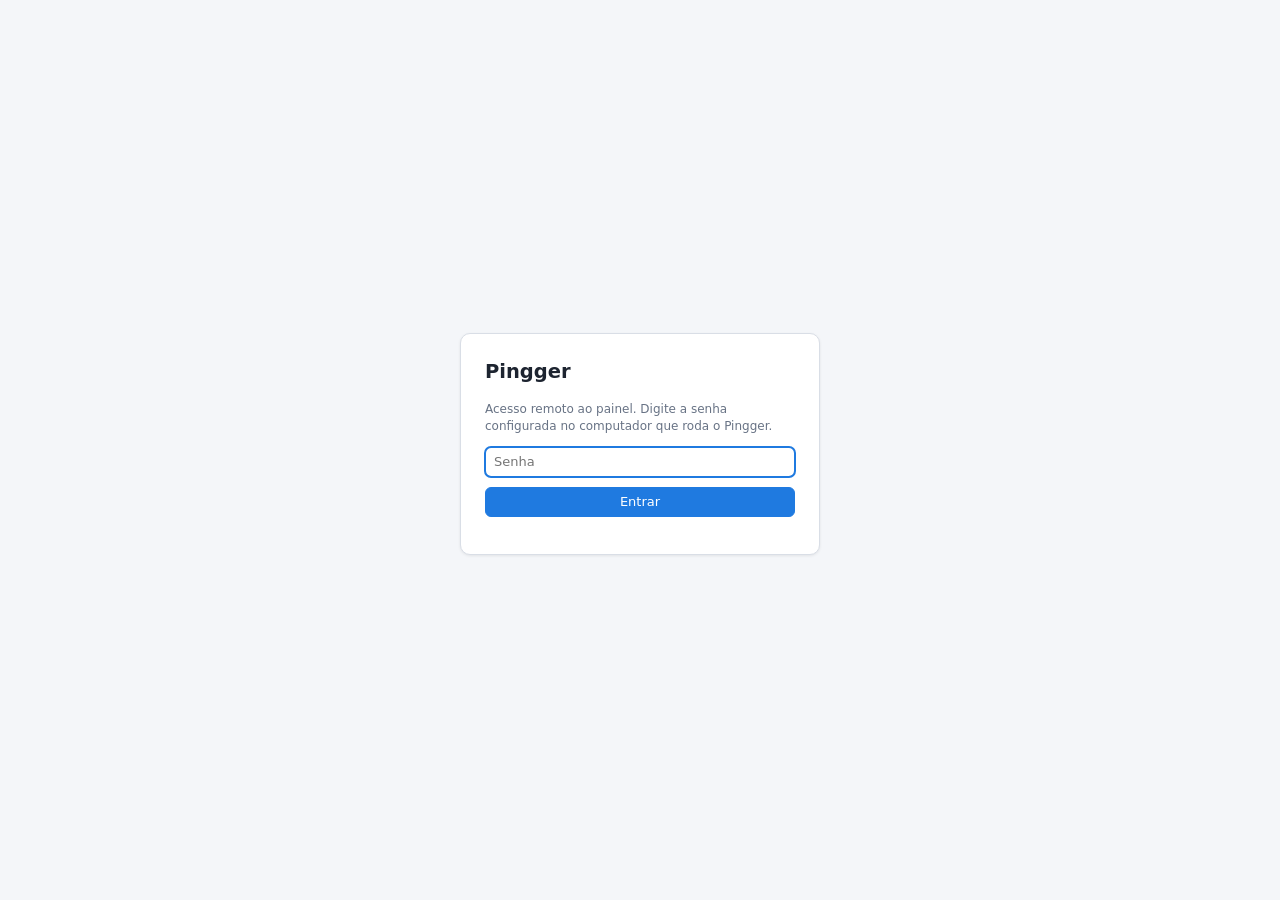
<file: pingger/web/login.html>
<!doctype html>
<html lang="pt-BR">
<head>
<meta charset="utf-8">
<meta name="viewport" content="width=device-width, initial-scale=1">
<title>Pingger — entrar</title>
<link rel="stylesheet" href="style.css">
</head>
<body style="display:flex;align-items:center;justify-content:center;overflow:auto">
<form class="card" style="padding:24px;width:min(360px,92vw)" id="f">
  <h2 style="margin-top:0">Pingger</h2>
  <p class="sub">Acesso remoto ao painel. Digite a senha configurada no computador que roda o Pingger.</p>
  <input type="password" id="pw" placeholder="Senha" style="width:100%;margin-bottom:10px" autofocus>
  <button class="primary" style="width:100%">Entrar</button>
  <p class="err" id="msg"></p>
</form>
<script>
document.getElementById('f').onsubmit = async e => {
  e.preventDefault();
  const r = await fetch('/api/login', {method: 'POST', body: JSON.stringify({password: document.getElementById('pw').value})});
  if (r.ok) location.href = '/'; else document.getElementById('msg').textContent = 'Senha incorreta (ou acesso remoto sem senha configurada).';
};
</script>
</body>
</html>
</file>
<file: pingger/web/style.css>
:root {
  --bg: #f4f6f9; --panel: #ffffff; --panel2: #eef1f5; --text: #1d2430; --muted: #687385; --line: #d9dee6;
  --accent: #1f7ae0; --accent-text: #fff; --good: #22a55b; --warn: #e0a400; --bad: #d93b3b; --loss: #d93b3b;
  --route: #8a4fd8; --grid: #e7ebf0; --row-alt: #f8f9fb; --sel: #dbe9fb; --shadow: 0 1px 3px rgba(0,0,0,.08);
  color-scheme: light;
}
@media (prefers-color-scheme: dark) {
  :root:not([data-theme="light"]) {
    --bg: #14171c; --panel: #1c2027; --panel2: #232831; --text: #e3e7ee; --muted: #8e98a8; --line: #2e3540;
    --accent: #4a9bf0; --good: #3cc274; --warn: #f0c03a; --bad: #f05a5a; --loss: #f05a5a; --route: #b088f0;
    --grid: #2a3039; --row-alt: #20252d; --sel: #26405f; --shadow: 0 1px 3px rgba(0,0,0,.4); color-scheme: dark;
  }
}
:root[data-theme="dark"] {
  --bg: #14171c; --panel: #1c2027; --panel2: #232831; --text: #e3e7ee; --muted: #8e98a8; --line: #2e3540;
  --accent: #4a9bf0; --good: #3cc274; --warn: #f0c03a; --bad: #f05a5a; --loss: #f05a5a; --route: #b088f0;
  --grid: #2a3039; --row-alt: #20252d; --sel: #26405f; --shadow: 0 1px 3px rgba(0,0,0,.4); color-scheme: dark;
}
* { box-sizing: border-box; }
html, body { margin: 0; height: 100%; }
body { background: var(--bg); color: var(--text); font: 13px/1.4 "Segoe UI", system-ui, sans-serif; overflow: hidden; }
button, input, select, textarea { font: inherit; color: inherit; }
button { background: var(--panel2); border: 1px solid var(--line); border-radius: 6px; padding: 5px 10px; cursor: pointer; white-space: nowrap; }
button:hover { border-color: var(--accent); }
button.primary { background: var(--accent); color: var(--accent-text); border-color: var(--accent); }
button.danger { color: var(--bad); }
button.small { padding: 2px 7px; font-size: 12px; }
input, select, textarea { background: var(--panel); border: 1px solid var(--line); border-radius: 6px; padding: 5px 8px; }
input:focus, select:focus, textarea:focus { outline: 2px solid var(--accent); outline-offset: -1px; }
textarea { width: 100%; font-family: Consolas, monospace; font-size: 12px; }
a { color: var(--accent); }

#app { display: grid; grid-template-rows: auto 1fr; height: 100vh; }
header { display: flex; gap: 8px; align-items: center; padding: 8px 12px; background: var(--panel); border-bottom: 1px solid var(--line); flex-wrap: wrap; box-shadow: var(--shadow); z-index: 2; }
.logo { font-weight: 700; font-size: 16px; display: flex; align-items: center; gap: 6px; margin-right: 6px; }
.logo svg { width: 22px; height: 22px; }
#targetInput { width: 220px; }
.spacer { flex: 1; }
.lbl { color: var(--muted); font-size: 12px; }

#body { display: grid; grid-template-columns: 230px 1fr; min-height: 0; }
nav { background: var(--panel); border-right: 1px solid var(--line); overflow: auto; padding: 8px 0; }
nav h4 { margin: 12px 12px 4px; font-size: 11px; text-transform: uppercase; letter-spacing: .06em; color: var(--muted); display: flex; justify-content: space-between; align-items: center; }
nav .item { display: flex; align-items: center; gap: 8px; padding: 6px 12px; cursor: pointer; border-left: 3px solid transparent; }
nav .item:hover { background: var(--panel2); }
nav .item.active { background: var(--sel); border-left-color: var(--accent); }
nav .item .nm { flex: 1; overflow: hidden; text-overflow: ellipsis; white-space: nowrap; }
nav .item .val { font-variant-numeric: tabular-nums; color: var(--muted); font-size: 12px; }
.dot { width: 9px; height: 9px; border-radius: 50%; background: var(--muted); flex: none; }
.dot.good { background: var(--good); } .dot.warn { background: var(--warn); } .dot.bad { background: var(--bad); }
.dot.paused { background: transparent; border: 2px solid var(--muted); }

main { overflow: auto; padding: 12px; min-width: 0; }
.card { background: var(--panel); border: 1px solid var(--line); border-radius: 10px; box-shadow: var(--shadow); margin-bottom: 12px; }
.card > .hd { display: flex; align-items: center; gap: 8px; padding: 8px 12px; border-bottom: 1px solid var(--line); flex-wrap: wrap; }
.card > .hd h2 { margin: 0; font-size: 15px; }
.card > .bd { padding: 10px 12px; }
.sub { color: var(--muted); font-size: 12px; }
.err { color: var(--bad); }
.badge { display: inline-block; padding: 1px 7px; border-radius: 10px; background: var(--panel2); border: 1px solid var(--line); font-size: 11px; color: var(--muted); }
.badge.live { color: var(--good); border-color: var(--good); }
.badge.focus { color: var(--warn); border-color: var(--warn); }

/* grade de hops */
.gridwrap { position: relative; overflow-x: auto; }
table.hops { border-collapse: collapse; width: 100%; font-variant-numeric: tabular-nums; }
table.hops th { text-align: right; font-weight: 600; font-size: 12px; color: var(--muted); padding: 4px 6px; border-bottom: 1px solid var(--line); position: sticky; top: 0; background: var(--panel); white-space: nowrap; cursor: default; }
table.hops th.l, table.hops td.l { text-align: left; }
table.hops td { padding: 0 6px; height: 24px; text-align: right; white-space: nowrap; border-bottom: 1px solid var(--grid); }
table.hops tr:nth-child(even) td { background: var(--row-alt); }
table.hops tr.pinned td { background: var(--sel); }
table.hops tr:hover td { background: var(--sel); cursor: pointer; }
table.hops td.name { max-width: 260px; overflow: hidden; text-overflow: ellipsis; }
table.hops td.graph { width: 38%; min-width: 260px; padding: 0; }
table.hops th.graph { text-align: left; }
td.lossbad { color: var(--bad); font-weight: 600; }
#gridCanvas { position: absolute; pointer-events: none; }

.timeline { position: relative; margin: 4px 0 10px; }
.timeline .tlhd { display: flex; gap: 8px; align-items: center; font-size: 12px; margin-bottom: 2px; }
.timeline canvas { width: 100%; display: block; cursor: crosshair; border-radius: 6px; }
.tlbar { display: flex; gap: 6px; align-items: center; flex-wrap: wrap; }

/* tabelas genéricas */
table.list { border-collapse: collapse; width: 100%; }
table.list th, table.list td { padding: 6px 8px; border-bottom: 1px solid var(--grid); text-align: left; vertical-align: middle; }
table.list th { color: var(--muted); font-size: 12px; font-weight: 600; }
table.list td.num { text-align: right; font-variant-numeric: tabular-nums; }

.form { display: grid; grid-template-columns: 200px 1fr; gap: 8px 12px; align-items: center; max-width: 760px; }
.form label { color: var(--muted); }
.form .full { grid-column: 1 / -1; }
.form input[type=text], .form input[type=number], .form input[type=password], .form select { width: 100%; }
fieldset { border: 1px solid var(--line); border-radius: 8px; margin: 0 0 12px; padding: 10px 12px; }
legend { color: var(--muted); font-weight: 600; padding: 0 6px; }
.row { display: flex; gap: 8px; align-items: center; flex-wrap: wrap; }
.action-box { border: 1px solid var(--line); border-radius: 8px; padding: 8px 10px; margin-bottom: 8px; background: var(--panel2); }

/* menus, modais, toasts */
.menu { position: fixed; background: var(--panel); border: 1px solid var(--line); border-radius: 8px; box-shadow: 0 6px 24px rgba(0,0,0,.2); padding: 4px 0; z-index: 50; min-width: 220px; }
.menu div { padding: 6px 14px; cursor: pointer; }
.menu div:hover { background: var(--sel); }
.menu hr { border: 0; border-top: 1px solid var(--line); margin: 4px 0; }
.modal-bg { position: fixed; inset: 0; background: rgba(0,0,0,.4); display: flex; align-items: center; justify-content: center; z-index: 40; }
.modal { background: var(--panel); border-radius: 12px; padding: 16px 18px; width: min(720px, 94vw); max-height: 88vh; overflow: auto; box-shadow: 0 10px 40px rgba(0,0,0,.35); }
.modal h3 { margin: 0 0 12px; }
.modal .foot { display: flex; justify-content: flex-end; gap: 8px; margin-top: 14px; }
#toasts { position: fixed; right: 14px; bottom: 14px; display: flex; flex-direction: column; gap: 8px; z-index: 60; }
.toast { background: var(--panel); border: 1px solid var(--line); border-left: 4px solid var(--accent); border-radius: 8px; padding: 8px 12px; box-shadow: var(--shadow); max-width: 360px; }
.toast.bad { border-left-color: var(--bad); }
.empty { text-align: center; color: var(--muted); padding: 50px 10px; }
.empty h2 { color: var(--text); }
pre.out { white-space: pre-wrap; background: var(--panel2); padding: 10px; border-radius: 8px; font-size: 12px; max-height: 50vh; overflow: auto; }

@media (max-width: 760px) {
  #body { grid-template-columns: 1fr; }
  nav { display: none; }
  #targetInput { width: 100%; }
  .form { grid-template-columns: 1fr; }
}
</file>
